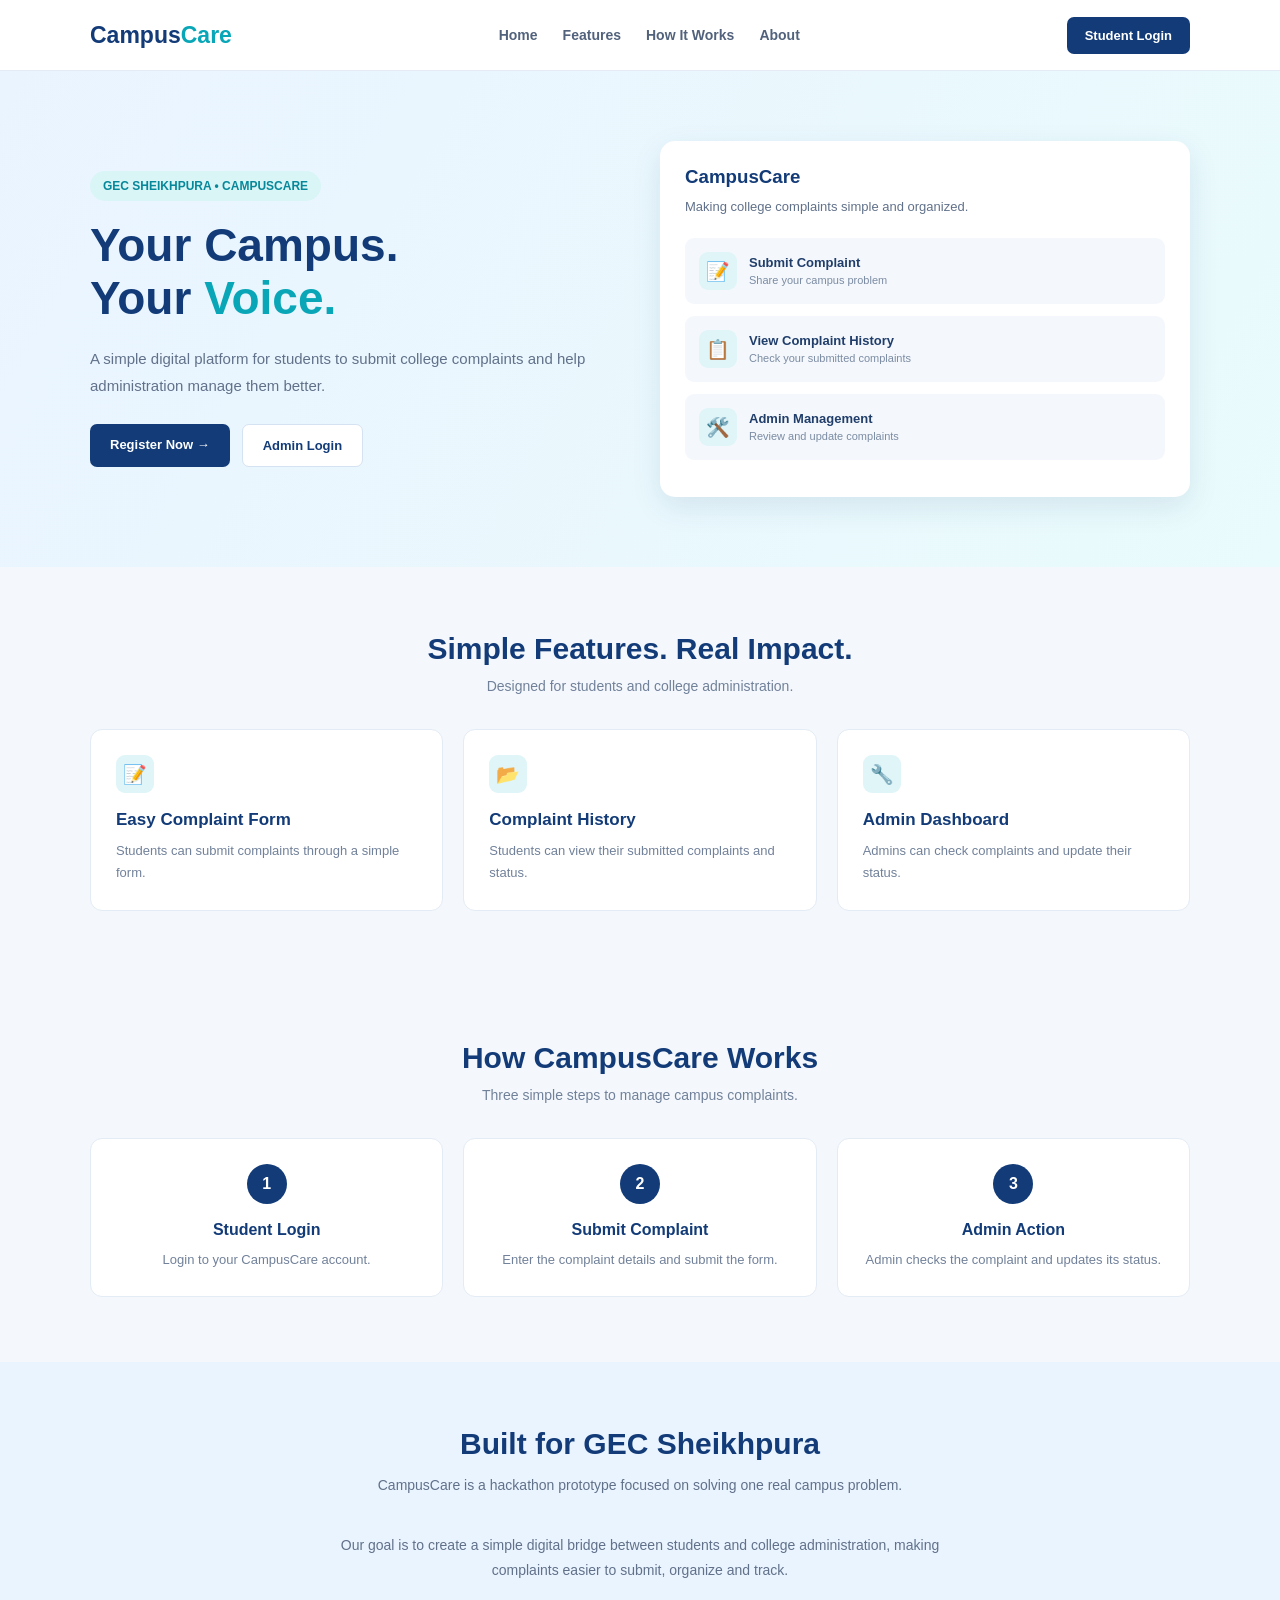
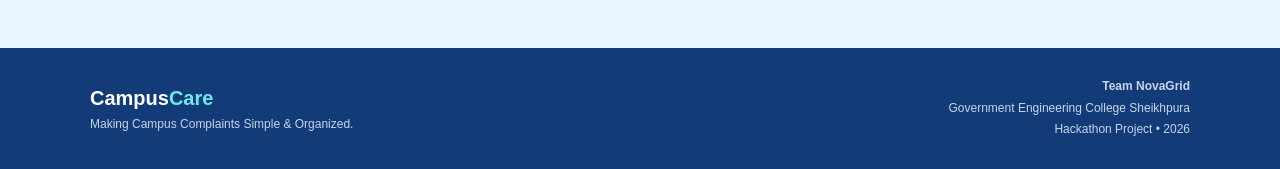
<file: template/index.html>
<!DOCTYPE html>
<html lang="en">
<head>
    <meta charset="UTF-8">
    <meta name="viewport" content="width=device-width, initial-scale=1.0">

    <title>CampusCare | GEC Sheikhpura</title>
    <link rel="stylesheet" href="/static/index.css">

    
            
</head>

<body>

    <!-- NAVBAR -->

    <nav>
        <div class="container navbar">

            <a href="/" class="logo">
                Campus<span>Care</span>
            </a>

            <div class="nav-links">
                <a href="/">Home</a>
                <a href="#features">Features</a>
                <a href="#how-it-works">How It Works</a>
                <a href="#about">About</a>
            </div>

            <a href="/template/login.html" class="nav-btn">
                Student Login
            </a>

        </div>
    </nav>


    <!-- HERO -->

    <section class="hero">

        <div class="container hero-content">

            <div>

                <div class="tag">
                    GEC SHEIKHPURA • CAMPUSCARE
                </div>

                <h1>
                    Your Campus.<br>
                    Your <span>Voice.</span>
                </h1>

                <p>
                    A simple digital platform for students
                    to submit college complaints and
                    help administration manage them better.
                </p>

                <div class="buttons">

                    <a href="/template/register.html" class="btn primary">
                        Register Now →
                    </a>

                    <a href="/template/admin.html" class="btn secondary">
                        Admin Login
                    </a>

                </div>

            </div>


            <!-- HERO CARD -->

            <div class="hero-card">

                <h3>CampusCare</h3>

                <p>
                    Making college complaints simple
                    and organized.
                </p>

                <div class="card-item">

                    <div class="icon">📝</div>

                    <div>
                        <strong>Submit Complaint</strong>
                        <small>Share your campus problem</small>
                    </div>

                </div>

                <div class="card-item">

                    <div class="icon">📋</div>

                    <div>
                        <strong>View Complaint History</strong>
                        <small>Check your submitted complaints</small>
                    </div>

                </div>

                <div class="card-item">

                    <div class="icon">🛠️</div>

                    <div>
                        <strong>Admin Management</strong>
                        <small>Review and update complaints</small>
                    </div>

                </div>

            </div>

        </div>

    </section>


    <!-- FEATURES -->

    <section class="section" id="features">

        <div class="container">

            <div class="section-title">

                <h2>Simple Features. Real Impact.</h2>

                <p>
                    Designed for students and college administration.
                </p>

            </div>


            <div class="features">

                <div class="feature">

                    <div class="icon">📝</div>

                    <h3>Easy Complaint Form</h3>

                    <p>
                        Students can submit complaints
                        through a simple form.
                    </p>

                </div>


                <div class="feature">

                    <div class="icon">📂</div>

                    <h3>Complaint History</h3>

                    <p>
                        Students can view their submitted
                        complaints and status.
                    </p>

                </div>


                <div class="feature">

                    <div class="icon">🔧</div>

                    <h3>Admin Dashboard</h3>

                    <p>
                        Admins can check complaints
                        and update their status.
                    </p>

                </div>

            </div>

        </div>

    </section>


    <!-- HOW IT WORKS -->

    <section class="section" id="how-it-works">

        <div class="container">

            <div class="section-title">

                <h2>How CampusCare Works</h2>

                <p>
                    Three simple steps to manage campus complaints.
                </p>

            </div>


            <div class="steps">

                <div class="step">

                    <div class="step-number">1</div>

                    <h3>Student Login</h3>

                    <p>
                        Login to your CampusCare account.
                    </p>

                </div>


                <div class="step">

                    <div class="step-number">2</div>

                    <h3>Submit Complaint</h3>

                    <p>
                        Enter the complaint details
                        and submit the form.
                    </p>

                </div>


                <div class="step">

                    <div class="step-number">3</div>

                    <h3>Admin Action</h3>

                    <p>
                        Admin checks the complaint
                        and updates its status.
                    </p>

                </div>

            </div>

        </div>

    </section>


    <!-- ABOUT -->

    <section class="section about" id="about">

        <div class="container">

            <div class="section-title">

                <h2>Built for GEC Sheikhpura</h2>

                <p>
                    CampusCare is a hackathon prototype
                    focused on solving one real campus problem.
                </p>

            </div>

            <p>
                Our goal is to create a simple digital bridge
                between students and college administration,
                making complaints easier to submit,
                organize and track.
            </p>

        </div>

    </section>


    <!-- FOOTER -->

    <footer>

        <div class="container footer-content">

            <div>

                <h3>Campus<span>Care</span></h3>

                <p>
                    Making Campus Complaints Simple & Organized.
                </p>

            </div>


            <div class="footer-right">

                <strong>Team NovaGrid</strong><br>

                Government Engineering College Sheikhpura<br>

                Hackathon Project • 2026

            </div>

        </div>

    </footer>

</body>
</html>
</file>
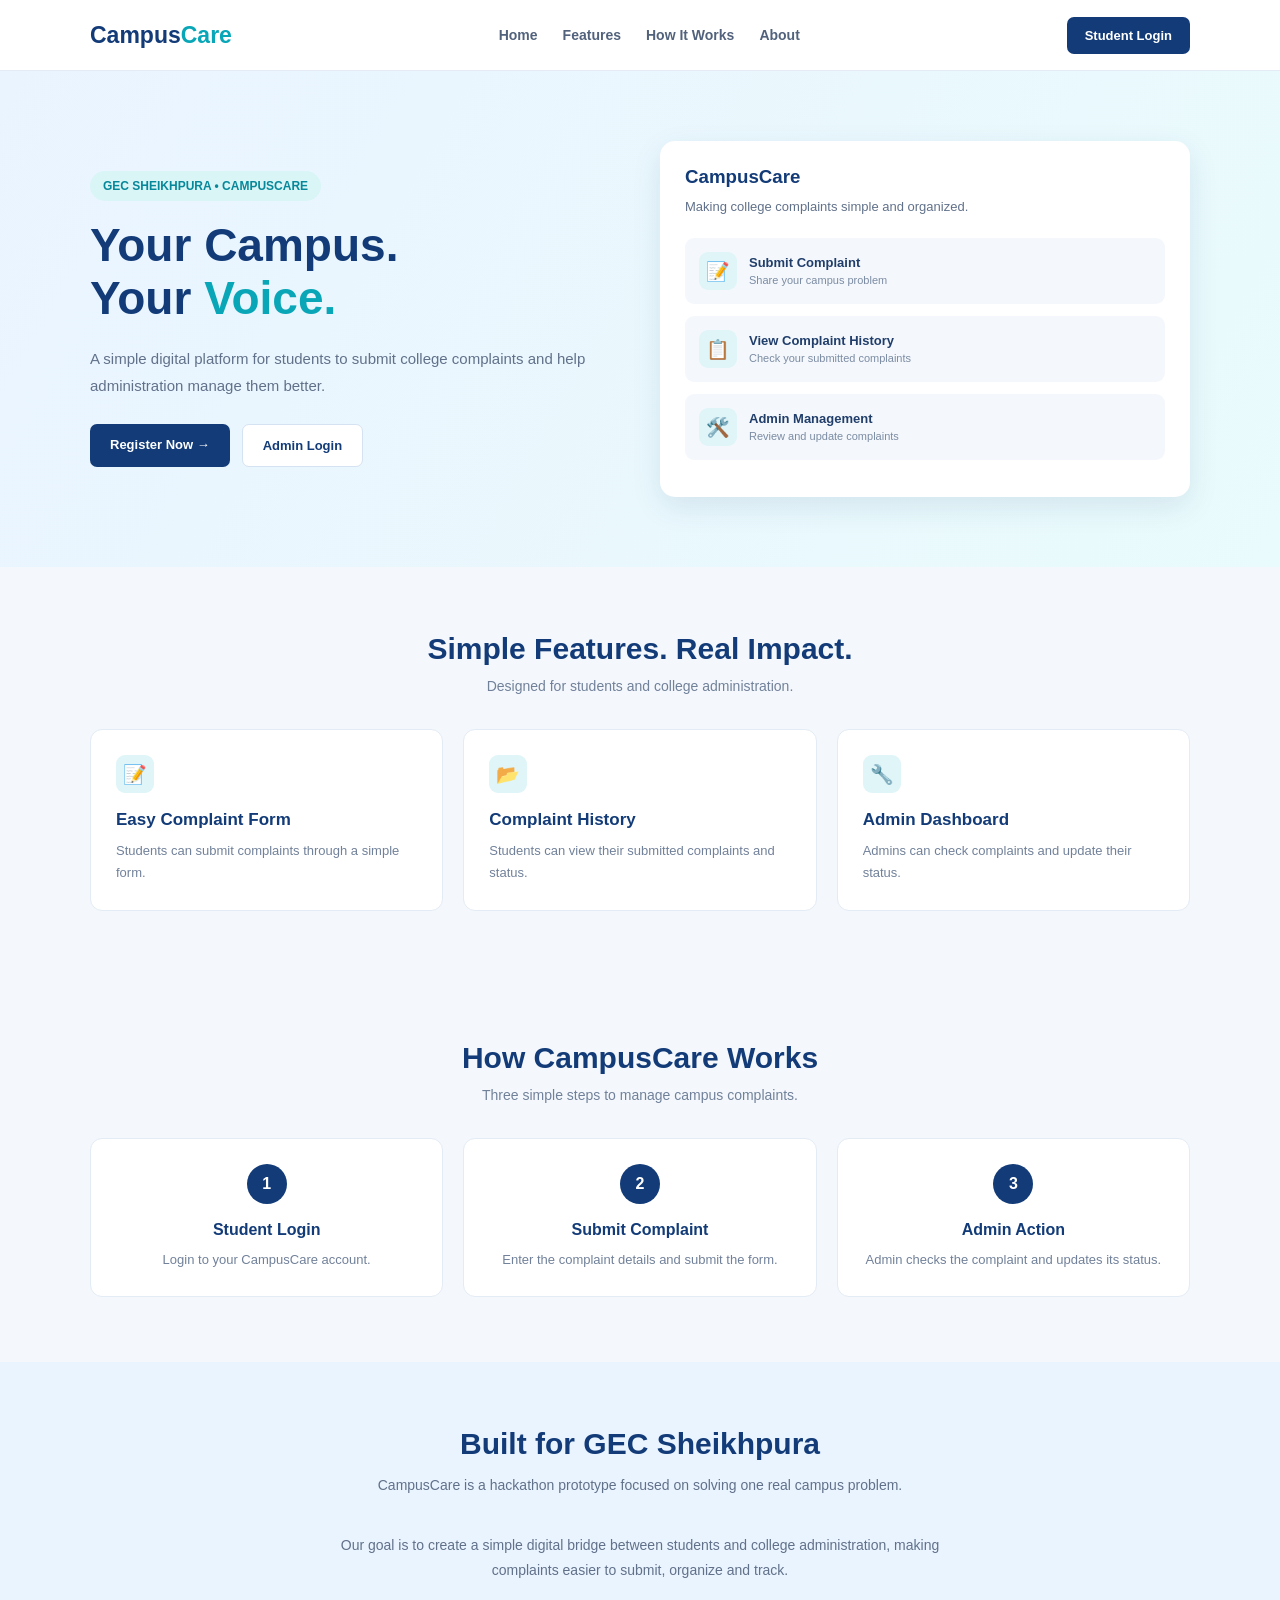
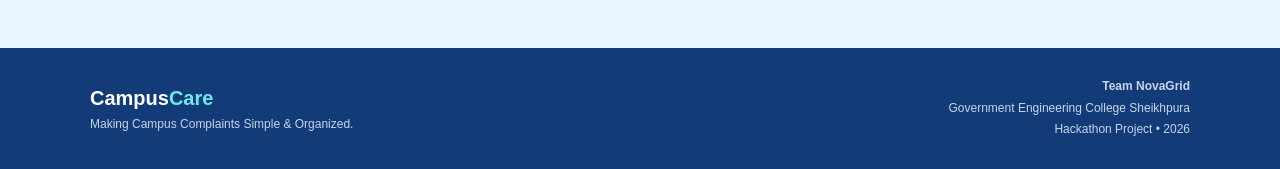
<file: templates/index.html>
<!DOCTYPE html>
<html lang="en">
<head>
    <meta charset="UTF-8">
    <meta name="viewport" content="width=device-width, initial-scale=1.0">

    <title>CampusCare | GEC Sheikhpura</title>
    <link rel="stylesheet" href="/static/index.css">

    
            
</head>

<body>

    <!-- NAVBAR -->

    <nav>
        <div class="container navbar">

            <a href="/" class="logo">
                Campus<span>Care</span>
            </a>

            <div class="nav-links">
                <a href="/">Home</a>
                <a href="#features">Features</a>
                <a href="#how-it-works">How It Works</a>
                <a href="#about">About</a>
            </div>

            <a href="/login" class="nav-btn">
                Student Login
            </a>

        </div>
    </nav>


    <!-- HERO -->

    <section class="hero">

        <div class="container hero-content">

            <div>

                <div class="tag">
                    GEC SHEIKHPURA • CAMPUSCARE
                </div>

                <h1>
                    Your Campus.<br>
                    Your <span>Voice.</span>
                </h1>

                <p>
                    A simple digital platform for students
                    to submit college complaints and
                    help administration manage them better.
                </p>

                <div class="buttons">

                    <a href="/register" class="btn primary">
                        Register Now →
                    </a>

                    <a href="/admin" class="btn secondary">
                        Admin Login
                    </a>

                </div>

            </div>


            <!-- HERO CARD -->

            <div class="hero-card">

                <h3>CampusCare</h3>

                <p>
                    Making college complaints simple
                    and organized.
                </p>

                <div class="card-item">

                    <div class="icon">📝</div>

                    <div>
                        <strong>Submit Complaint</strong>
                        <small>Share your campus problem</small>
                    </div>

                </div>

                <div class="card-item">

                    <div class="icon">📋</div>

                    <div>
                        <strong>View Complaint History</strong>
                        <small>Check your submitted complaints</small>
                    </div>

                </div>

                <div class="card-item">

                    <div class="icon">🛠️</div>

                    <div>
                        <strong>Admin Management</strong>
                        <small>Review and update complaints</small>
                    </div>

                </div>

            </div>

        </div>

    </section>


    <!-- FEATURES -->

    <section class="section" id="features">

        <div class="container">

            <div class="section-title">

                <h2>Simple Features. Real Impact.</h2>

                <p>
                    Designed for students and college administration.
                </p>

            </div>


            <div class="features">

                <div class="feature">

                    <div class="icon">📝</div>

                    <h3>Easy Complaint Form</h3>

                    <p>
                        Students can submit complaints
                        through a simple form.
                    </p>

                </div>


                <div class="feature">

                    <div class="icon">📂</div>

                    <h3>Complaint History</h3>

                    <p>
                        Students can view their submitted
                        complaints and status.
                    </p>

                </div>


                <div class="feature">

                    <div class="icon">🔧</div>

                    <h3>Admin Dashboard</h3>

                    <p>
                        Admins can check complaints
                        and update their status.
                    </p>

                </div>

            </div>

        </div>

    </section>


    <!-- HOW IT WORKS -->

    <section class="section" id="how-it-works">

        <div class="container">

            <div class="section-title">

                <h2>How CampusCare Works</h2>

                <p>
                    Three simple steps to manage campus complaints.
                </p>

            </div>


            <div class="steps">

                <div class="step">

                    <div class="step-number">1</div>

                    <h3>Student Login</h3>

                    <p>
                        Login to your CampusCare account.
                    </p>

                </div>


                <div class="step">

                    <div class="step-number">2</div>

                    <h3>Submit Complaint</h3>

                    <p>
                        Enter the complaint details
                        and submit the form.
                    </p>

                </div>


                <div class="step">

                    <div class="step-number">3</div>

                    <h3>Admin Action</h3>

                    <p>
                        Admin checks the complaint
                        and updates its status.
                    </p>

                </div>

            </div>

        </div>

    </section>


    <!-- ABOUT -->

    <section class="section about" id="about">

        <div class="container">

            <div class="section-title">

                <h2>Built for GEC Sheikhpura</h2>

                <p>
                    CampusCare is a hackathon prototype
                    focused on solving one real campus problem.
                </p>

            </div>

            <p>
                Our goal is to create a simple digital bridge
                between students and college administration,
                making complaints easier to submit,
                organize and track.
            </p>

        </div>

    </section>


    <!-- FOOTER -->

    <footer>

        <div class="container footer-content">

            <div>

                <h3>Campus<span>Care</span></h3>

                <p>
                    Making Campus Complaints Simple & Organized.
                </p>

            </div>


            <div class="footer-right">

                <strong>Team NovaGrid</strong><br>

                Government Engineering College Sheikhpura<br>

                Hackathon Project • 2026

            </div>

        </div>

    </footer>

</body>
</html>
</file>
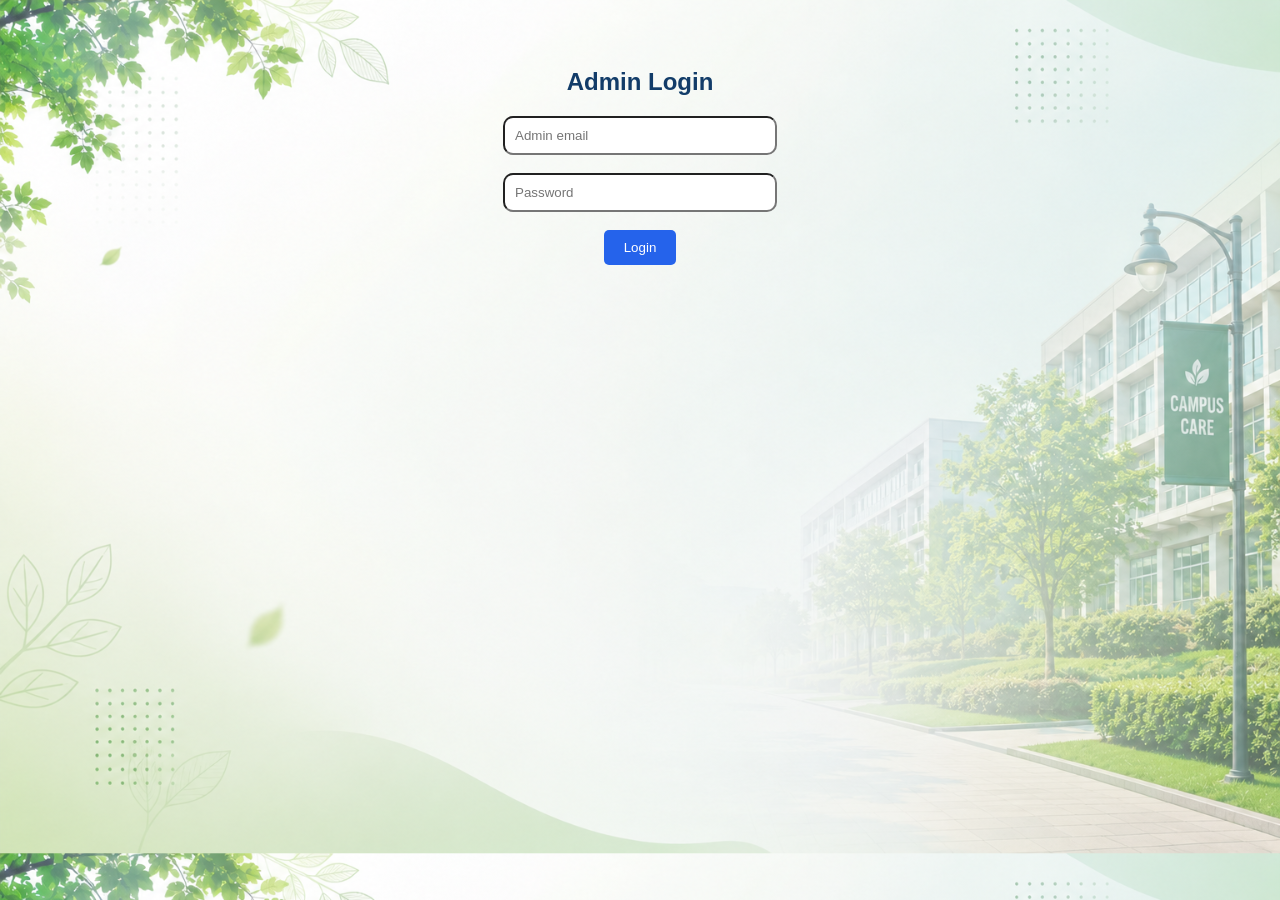
<file: template/admin.html>
<!DOCTYPE html>
<html lang="en">
<head>
    <meta charset="UTF-8">
    <meta name="viewport" content="width=device-width, initial-scale=1.0">
    <title>Document</title>
    <link rel="stylesheet" href="/static/style.css">
</head>
<body>
    <h2>Admin Login</h2>

<form method="POST">

    <input name="email"
           placeholder="Admin email" required><br><br>

    <input type="password"
           name="password"
           placeholder="Password" required><br><br>

    <button>Login</button>

</form>
</body>
</html>
</file>
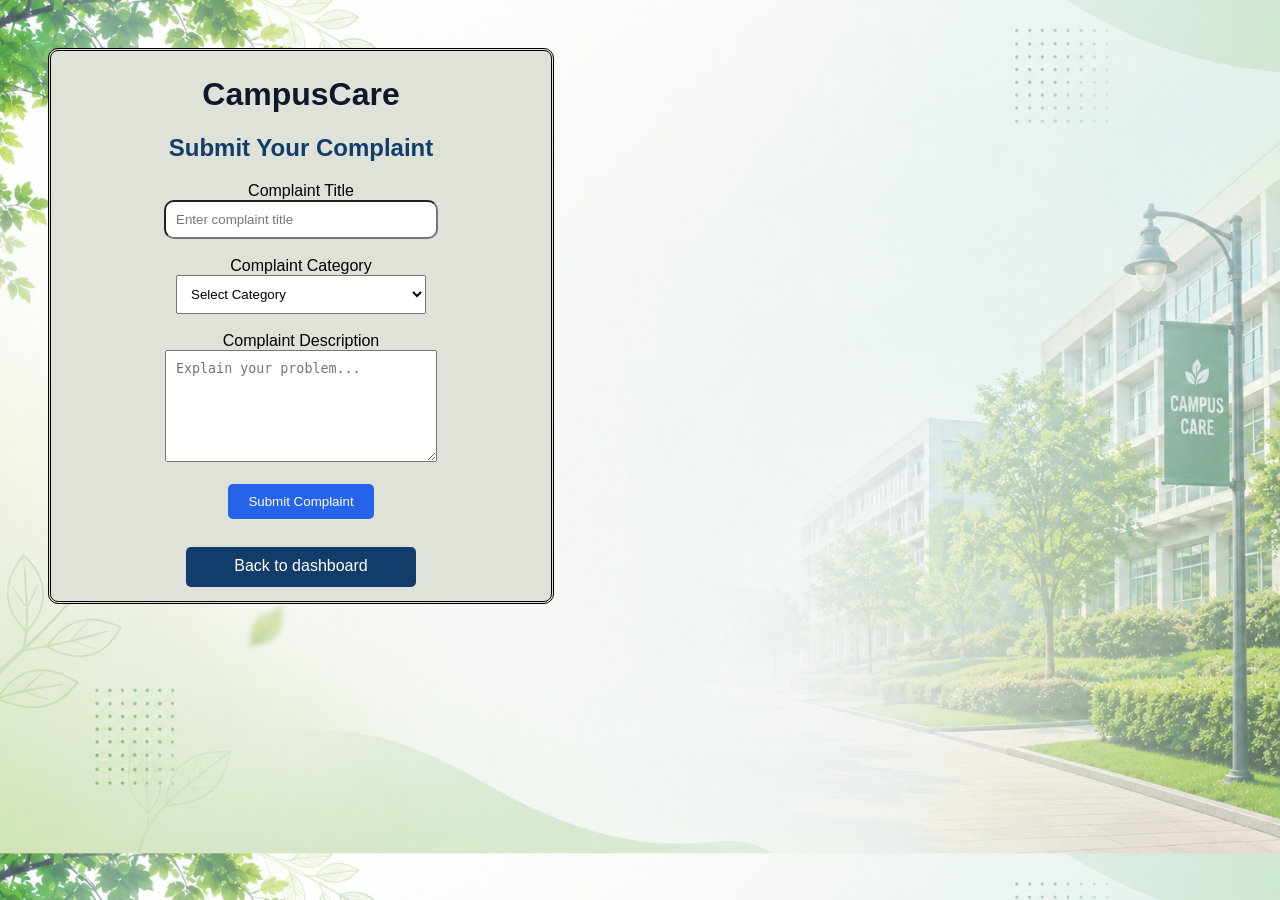
<file: template/complain.html>
<!DOCTYPE html>
<html lang="en">
<head>
    <meta charset="UTF-8">
    <meta name="viewport" content="width=device-width, initial-scale=1.0">
    <title>Submit Complaint - CampusCare</title>
    <link rel="stylesheet" href="/static/style.css">
</head>
<body>
    <div class="care">

    <h1>CampusCare</h1>

    <h2>Submit Your Complaint</h2>

    <form method="POST">

        <label>Complaint Title</label><br>
        <input
            type="text"
            name="title"
            placeholder="Enter complaint title"
            required
        >

        <br><br>

        <label>Complaint Category</label><br>
        <select name="category" required>
            <option value="">Select Category</option>
            <option>Hostel</option>
            <option>Classroom</option>
            <option>Electricity</option>
            <option>Cleanliness</option>
            <option>Water Problem</option>
            <option>Other</option>
        </select>

        <br><br>

        <label>Complaint Description</label><br>
        <textarea
            name="description"
            rows="6"
            placeholder="Explain your problem..."
            required
        ></textarea>

        <br><br>

        <button type="submit">Submit Complaint</button>

    </form>

    <br>

    <a class="dashboard" href="/template/dashboard.html">Back to dashboard</a>
    </div>

</body>
</html>
</file>
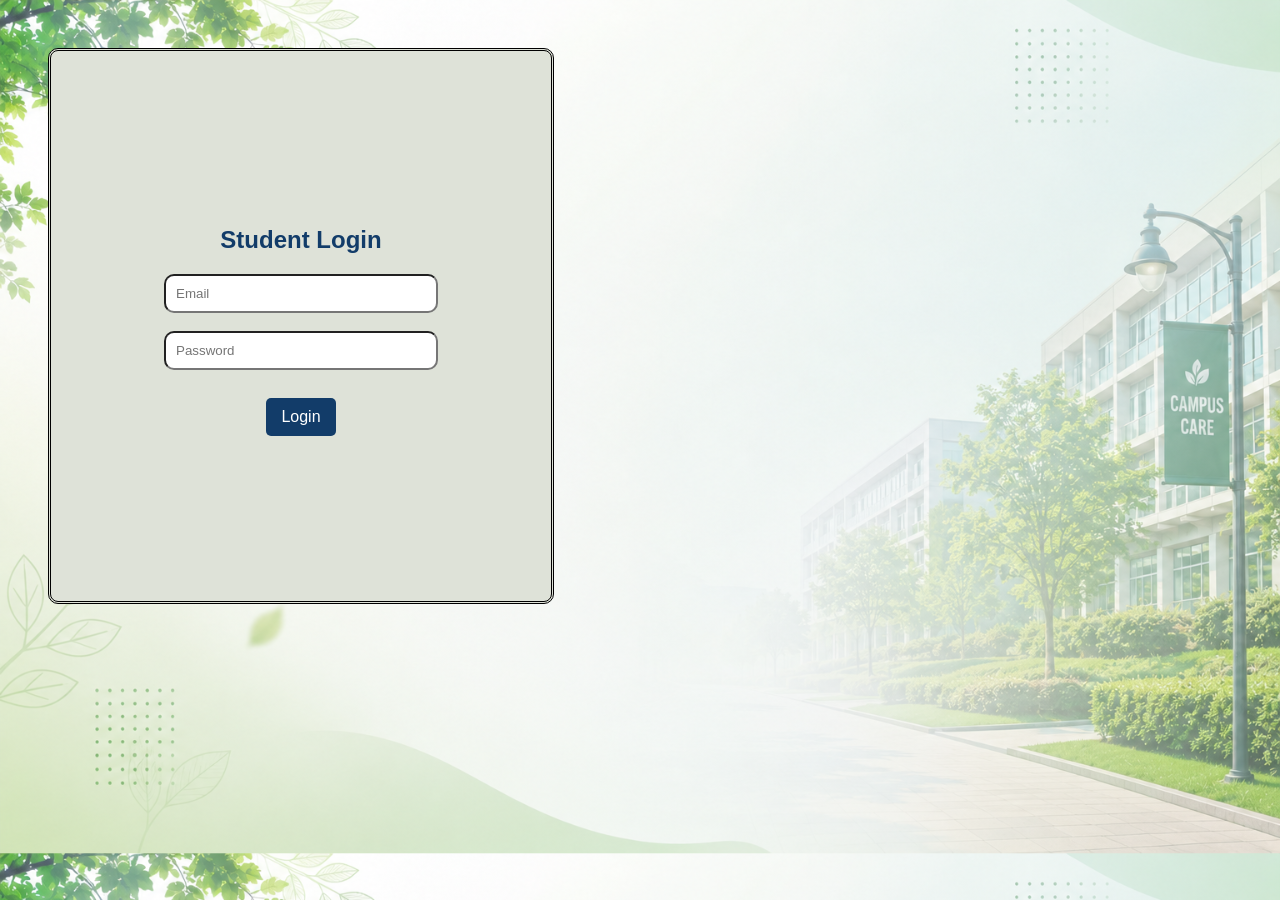
<file: template/login.html>
<!DOCTYPE html>
<html lang="en">
<head>
    <meta charset="UTF-8">
    <meta name="viewport" content="width=device-width, initial-scale=1.0">
    <title>Document</title>
    <link rel="stylesheet" href="/static/style.css">
</head>
<body>
    </head>
<body>
    <div class="care">
    <h2>Student Login</h2>

<form method="POST">
    <input name="email" placeholder="Email" required><br><br>

    <input type="password" name="password"
           placeholder="Password" required><br><br>

    <a href="/template/dashboard.html" >Login</a>
    </form>
    </div>
</form>
</body>
</html>
</file>
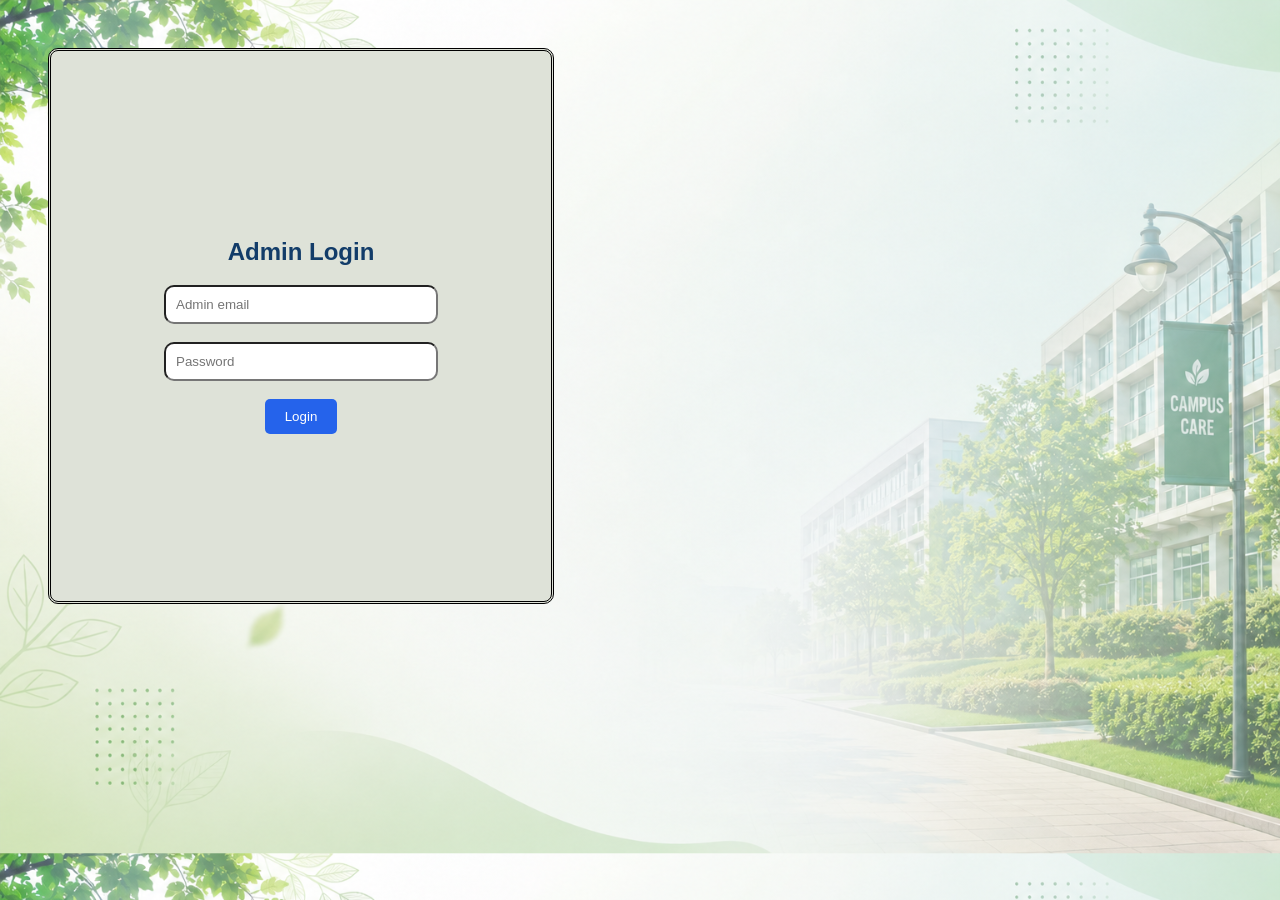
<file: templates/admin.html>
<!DOCTYPE html>
<html lang="en">
<head>
    <meta charset="UTF-8">
    <meta name="viewport" content="width=device-width, initial-scale=1.0">

    <title>Admin Login - CampusCare</title>

    <link rel="stylesheet" href="/static/style.css">
</head>
<body>
    <div class="care">

    <h2>Admin Login</h2>


    <form method="POST" action="/admin">

        <input
            type="email"
            name="email"
            placeholder="Admin email"
            required
        >

        <br><br>

        <input
            type="password"
            name="password"
            placeholder="Password"
            required
        >

        <br><br>

        <button type="submit">Login</button>

    </form>
    </div>

</body>
</html>
</file>
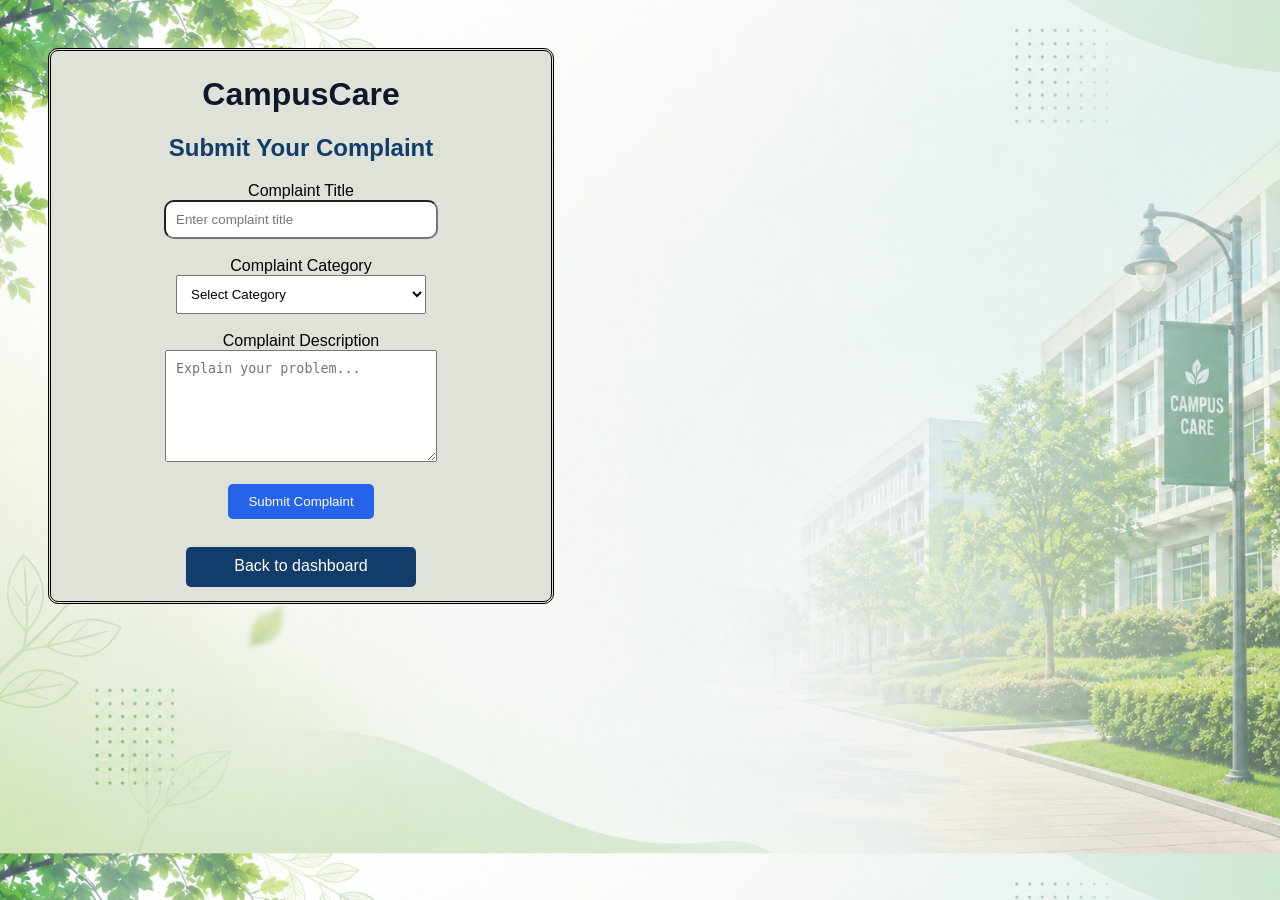
<file: templates/complaint.html>
<!DOCTYPE html>
<html lang="en">
<head>
    <meta charset="UTF-8">
    <meta name="viewport" content="width=device-width, initial-scale=1.0">
    <title>Submit Complaint - CampusCare</title>
    <link rel="stylesheet" href="/static/style.css">
</head>
<body>
    <div class="care">

    <h1>CampusCare</h1>

    <h2>Submit Your Complaint</h2>

    <form method="POST">

        <label>Complaint Title</label><br>
        <input
            type="text"
            name="title"
            placeholder="Enter complaint title"
            required
        >

        <br><br>

        <label>Complaint Category</label><br>
        <select name="category" required>
            <option value="">Select Category</option>
            <option>Hostel</option>
            <option>Classroom</option>
            <option>Electricity</option>
            <option>Cleanliness</option>
            <option>Water Problem</option>
            <option>Other</option>
        </select>

        <br><br>

        <label>Complaint Description</label><br>
        <textarea
            name="description"
            rows="6"
            placeholder="Explain your problem..."
            required
        ></textarea>

        <br><br>

        <button type="submit">Submit Complaint</button>

    </form>

    <br>

    <a class="dashboard" href="/templates/index.html">
    Back to dashboard
    </a>
</body>
</html>
</file>
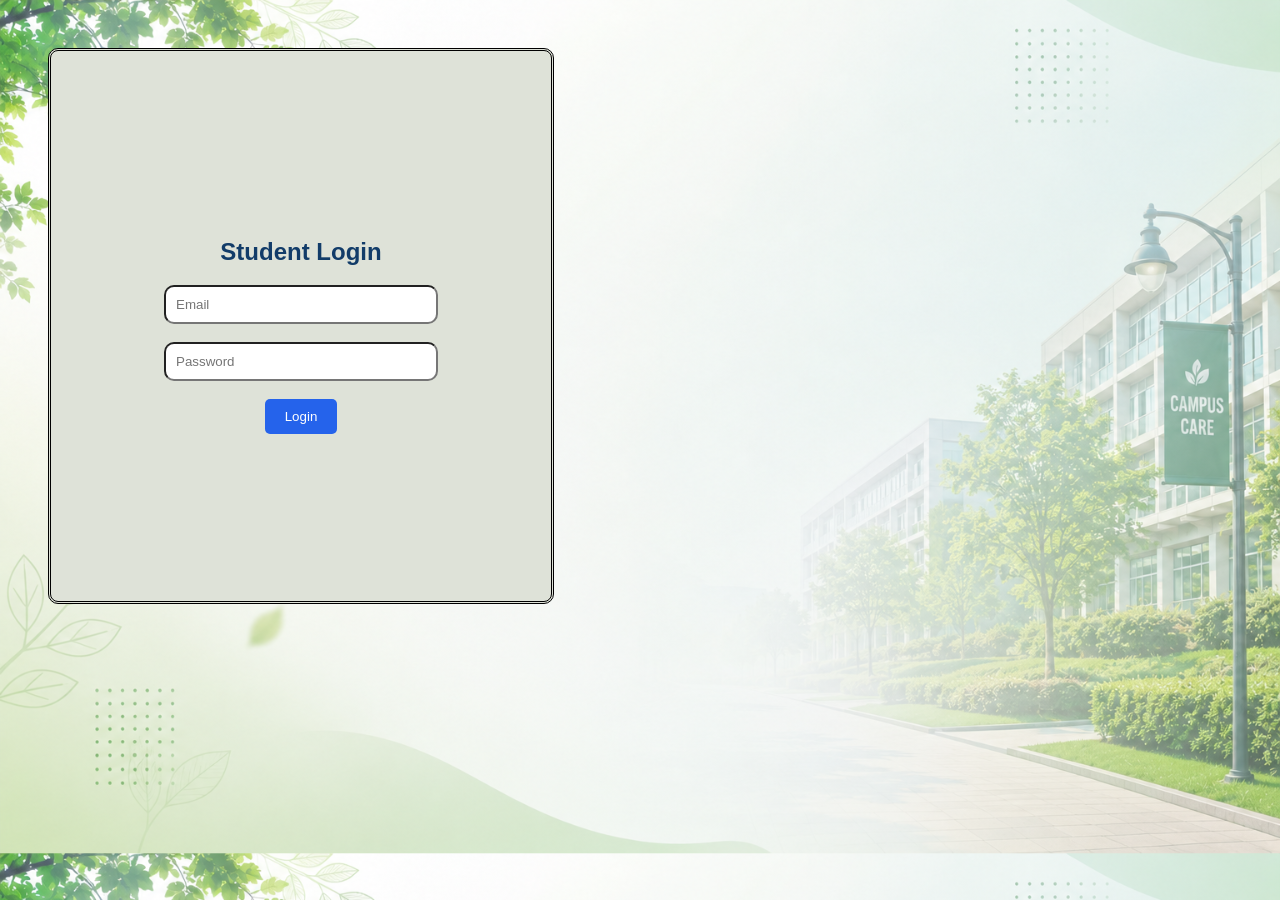
<file: templates/login.html>
<!DOCTYPE html>
<html lang="en">
<head>
    <meta charset="UTF-8">
    <meta name="viewport" content="width=device-width, initial-scale=1.0">
    <title>Document</title>
    <link rel="stylesheet" href="/static/style.css">
</head>
<body>
    </head>
<body>
    <div class="care">
    <h2>Student Login</h2>

<form method="POST">
    <input name="email" placeholder="Email" required><br><br>

    <input type="password" name="password"
           placeholder="Password" required><br><br>

    <button>Login</button>
    </form>
    </div>
</form>
</body>
</html>
</file>
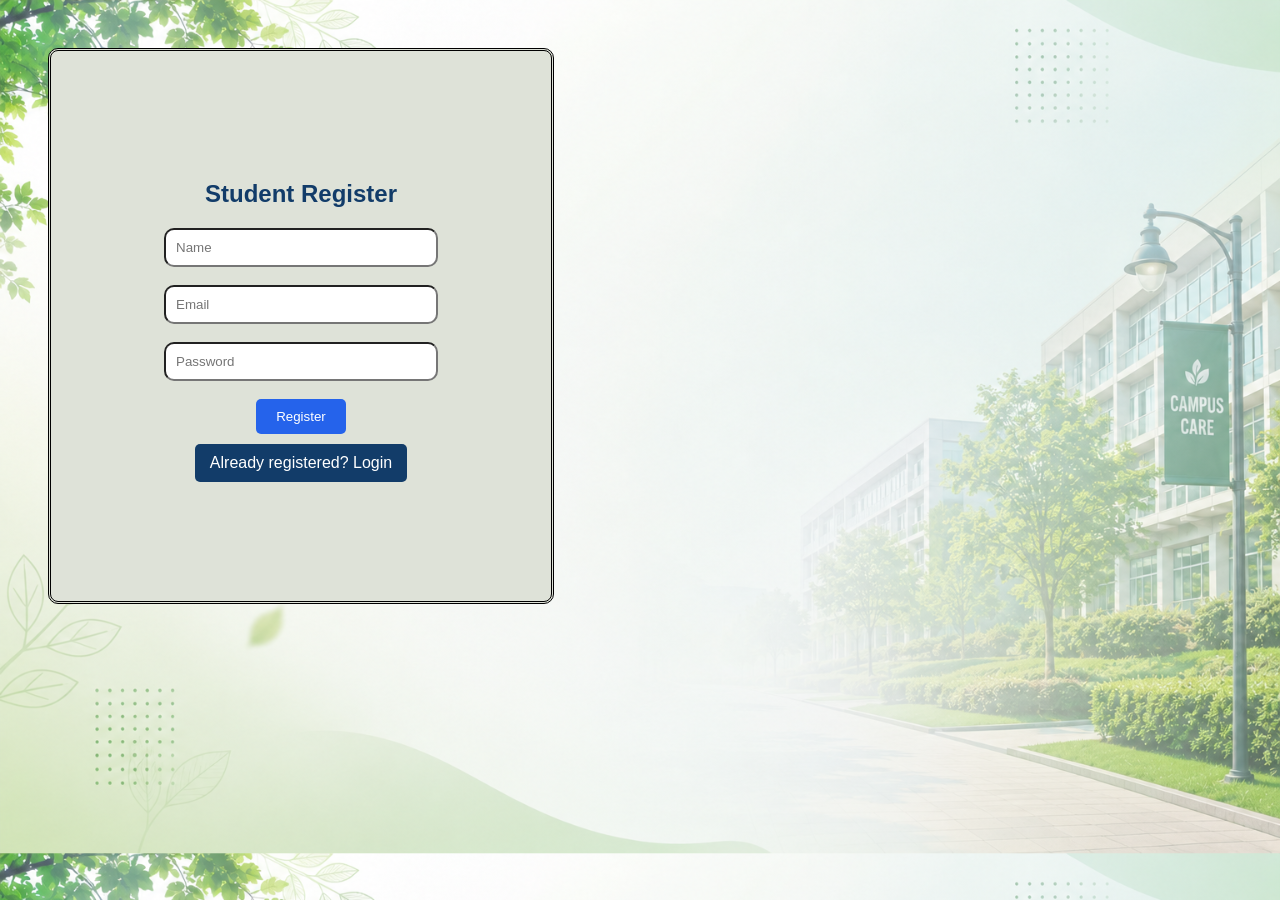
<file: templates/register.html>
<!DOCTYPE html>
<html lang="en">
<head>
    <meta charset="UTF-8">
    <meta name="viewport" content="width=device-width, initial-scale=1.0">
    <title>Document</title>
    <link rel="stylesheet" href="/static/style.css">
</head>
<body>
    <div class="care">
    <h2>Student Register</h2>

<form method="POST">
    <input name="name" placeholder="Name" required><br><br>

    <input name="email" placeholder="Email" required><br><br>

    <input type="password" name="password"
           placeholder="Password" required><br><br>

    <button>Register</button>
</form>

<a href="/login">Already registered? Login</a>
    </div>
</body>
</html>
</file>
<file: static/index.css>
* {
            margin: 0;
            padding: 0;
            box-sizing: border-box;
        }

        body {
            font-family: Arial, sans-serif;
            background: #f4f8fc;
            color: #172b4d;
        }

        a {
            text-decoration: none;
        }

        .container {
            width: 90%;
            max-width: 1100px;
            margin: auto;
        }

        /* NAVBAR */

        nav {
            background: white;
            border-bottom: 1px solid #e4ebf4;
        }

        .navbar {
            height: 70px;
            display: flex;
            justify-content: space-between;
            align-items: center;
        }

        .logo {
            font-size: 23px;
            font-weight: bold;
            color: #123b78;
        }

        .logo span {
            color: #08a6b7;
        }

        .nav-links {
            display: flex;
            gap: 25px;
        }

        .nav-links a {
            color: #52627c;
            font-size: 14px;
            font-weight: bold;
        }

        .nav-links a:hover {
            color: #08a6b7;
        }

        .nav-btn {
            background: #123b78;
            color: white;
            padding: 11px 18px;
            border-radius: 7px;
            font-size: 13px;
            font-weight: bold;
        }

        .nav-btn:hover {
            background: #08a6b7;
        }

        /* HERO */

        .hero {
            background: linear-gradient(120deg, #eaf4ff, #e9fbfc);
            padding: 70px 0;
        }

        .hero-content {
            display: grid;
            grid-template-columns: 1fr 1fr;
            gap: 40px;
            align-items: center;
        }

        .tag {
            display: inline-block;
            color: #07889a;
            background: #d9f5f6;
            padding: 8px 13px;
            border-radius: 20px;
            font-size: 12px;
            font-weight: bold;
            margin-bottom: 18px;
        }

        h1 {
            font-size: 46px;
            line-height: 1.15;
            color: #123b78;
            margin-bottom: 20px;
        }

        h1 span {
            color: #08a6b7;
        }

        .hero p {
            color: #61718a;
            font-size: 15px;
            line-height: 1.8;
            margin-bottom: 25px;
        }

        .buttons {
            display: flex;
            gap: 12px;
            flex-wrap: wrap;
        }

        .btn {
            display: inline-block;
            padding: 13px 20px;
            border-radius: 7px;
            font-size: 13px;
            font-weight: bold;
        }

        .primary {
            background: #123b78;
            color: white;
        }

        .primary:hover {
            background: #08a6b7;
        }

        .secondary {
            background: white;
            color: #123b78;
            border: 1px solid #d4e2f2;
        }

        .secondary:hover {
            border-color: #08a6b7;
            color: #08a6b7;
        }

        /* HERO CARD */

        .hero-card {
            background: white;
            border-radius: 15px;
            padding: 25px;
            box-shadow: 0 10px 30px rgba(20, 60, 110, 0.10);
        }

        .hero-card h3 {
            color: #123b78;
            margin-bottom: 7px;
        }

        .hero-card p {
            font-size: 13px;
            margin-bottom: 20px;
        }

        .card-item {
            display: flex;
            align-items: center;
            gap: 12px;
            background: #f4f8fc;
            padding: 14px;
            border-radius: 9px;
            margin-bottom: 12px;
        }

        .icon {
            width: 38px;
            height: 38px;
            display: grid;
            place-items: center;
            background: #dff5f8;
            border-radius: 9px;
            font-size: 19px;
        }

        .card-item strong {
            display: block;
            font-size: 13px;
            color: #213e6b;
        }

        .card-item small {
            color: #7b8ba3;
            font-size: 11px;
        }

        /* SECTIONS */

        .section {
            padding: 65px 0;
        }

        .section-title {
            text-align: center;
            margin-bottom: 35px;
        }

        .section-title h2 {
            font-size: 30px;
            color: #123b78;
            margin-bottom: 12px;
        }

        .section-title p {
            color: #71819a;
            font-size: 14px;
        }

        /* FEATURES */

        .features {
            display: grid;
            grid-template-columns: repeat(3, 1fr);
            gap: 20px;
        }

        .feature {
            background: white;
            padding: 25px;
            border-radius: 12px;
            border: 1px solid #e3ebf5;
            transition: 0.3s;
        }

        .feature:hover {
            transform: translateY(-5px);
            box-shadow: 0 8px 25px rgba(20, 60, 110, 0.08);
        }

        .feature .icon {
            margin-bottom: 17px;
        }

        .feature h3 {
            font-size: 17px;
            color: #123b78;
            margin-bottom: 10px;
        }

        .feature p {
            color: #71819a;
            font-size: 13px;
            line-height: 1.7;
        }

        /* HOW IT WORKS */

        .steps {
            display: grid;
            grid-template-columns: repeat(3, 1fr);
            gap: 20px;
        }

        .step {
            background: white;
            border-radius: 12px;
            padding: 25px;
            border: 1px solid #e3ebf5;
            text-align: center;
        }

        .step-number {
            background: #123b78;
            color: white;
            width: 40px;
            height: 40px;
            border-radius: 50%;
            display: grid;
            place-items: center;
            margin: 0 auto 17px;
            font-weight: bold;
        }

        .step h3 {
            font-size: 16px;
            color: #123b78;
            margin-bottom: 10px;
        }

        .step p {
            font-size: 13px;
            color: #71819a;
            line-height: 1.7;
        }

        /* ABOUT */

        .about {
            background: #eaf4ff;
            text-align: center;
        }

        .about p {
            max-width: 650px;
            margin: auto;
            color: #61718a;
            font-size: 14px;
            line-height: 1.8;
        }

        /* FOOTER */

        footer {
            background: #123b78;
            color: white;
            padding: 28px 0;
        }

        .footer-content {
            display: flex;
            justify-content: space-between;
            gap: 20px;
            align-items: center;
        }

        footer h3 {
            font-size: 20px;
        }

        footer span {
            color: #6ee7f0;
        }

        footer p {
            color: #c5d5ec;
            font-size: 12px;
            margin-top: 7px;
        }

        .footer-right {
            text-align: right;
            color: #c5d5ec;
            font-size: 12px;
            line-height: 1.8;
        }

        /* RESPONSIVE */

        @media (max-width: 800px) {

            .nav-links {
                display: none;
            }

            .hero-content {
                grid-template-columns: 1fr;
            }

            h1 {
                font-size: 38px;
            }

            .features,
            .steps {
                grid-template-columns: 1fr;
            }

            .footer-content {
                flex-direction: column;
                align-items: flex-start;
            }

            .footer-right {
                text-align: left;
            }
        }

        @media (max-width: 450px) {

            .container {
                width: 92%;
            }

            .navbar {
                height: 65px;
            }

            .logo {
                font-size: 19px;
            }

            .nav-btn {
                padding: 9px 12px;
                font-size: 11px;
            }

            h1 {
                font-size: 34px;
            }

            .hero {
                padding: 45px 0;
            }

            .section {
                padding: 45px 0;
            }

            .section-title h2 {
                font-size: 26px;
            }
        }
</file>
<file: static/style.css>
body {
    font-family: Arial;
    background: #f2f6ff;
    text-align: center;
    padding: 40px;
    background-image: url(/static/file_00000000cb94820bbb4a2373f7b8ee08.png);
    background-size: cover;

}

h1 {
    color: #123c69;
}

h2 {
    color: #123c69;
}

a {
    display: inline-block;
    margin: 10px;
    padding: 10px 15px;
    background: #123c69;
    color: white;
    text-decoration: none;
    border-radius: 5px;
}

input,
textarea,
select {
    padding: 10px;
    width: 250px;
}

button {
    padding: 10px 20px;
    background: #2563EB;
    color: white;
    border: none;
    border-radius: 5px;
}
BUTTON:hover{
    background-color: aqua;
}
input{
    border-radius: 10px;
}
#campus{
    justify-self: center;


    justify-content: center;
    height: 500px;
    width: 500px;
    background:linear-gradient(#F8FAFC);
    border-radius: 10px;
    border-style:groove;
}
H1{
    color:#0F172A;
}
.dashboard{
    width: 200px;
    height: 20px;

}
.care{
    height:550px;
    width:500px;
    justify-content: center;
    justify-self: center;
    background-color:rgb(222, 226, 216);
    border-radius: 10px;
    border-style:double;
    align-content: center;
    align-self: center;
}
</file>
